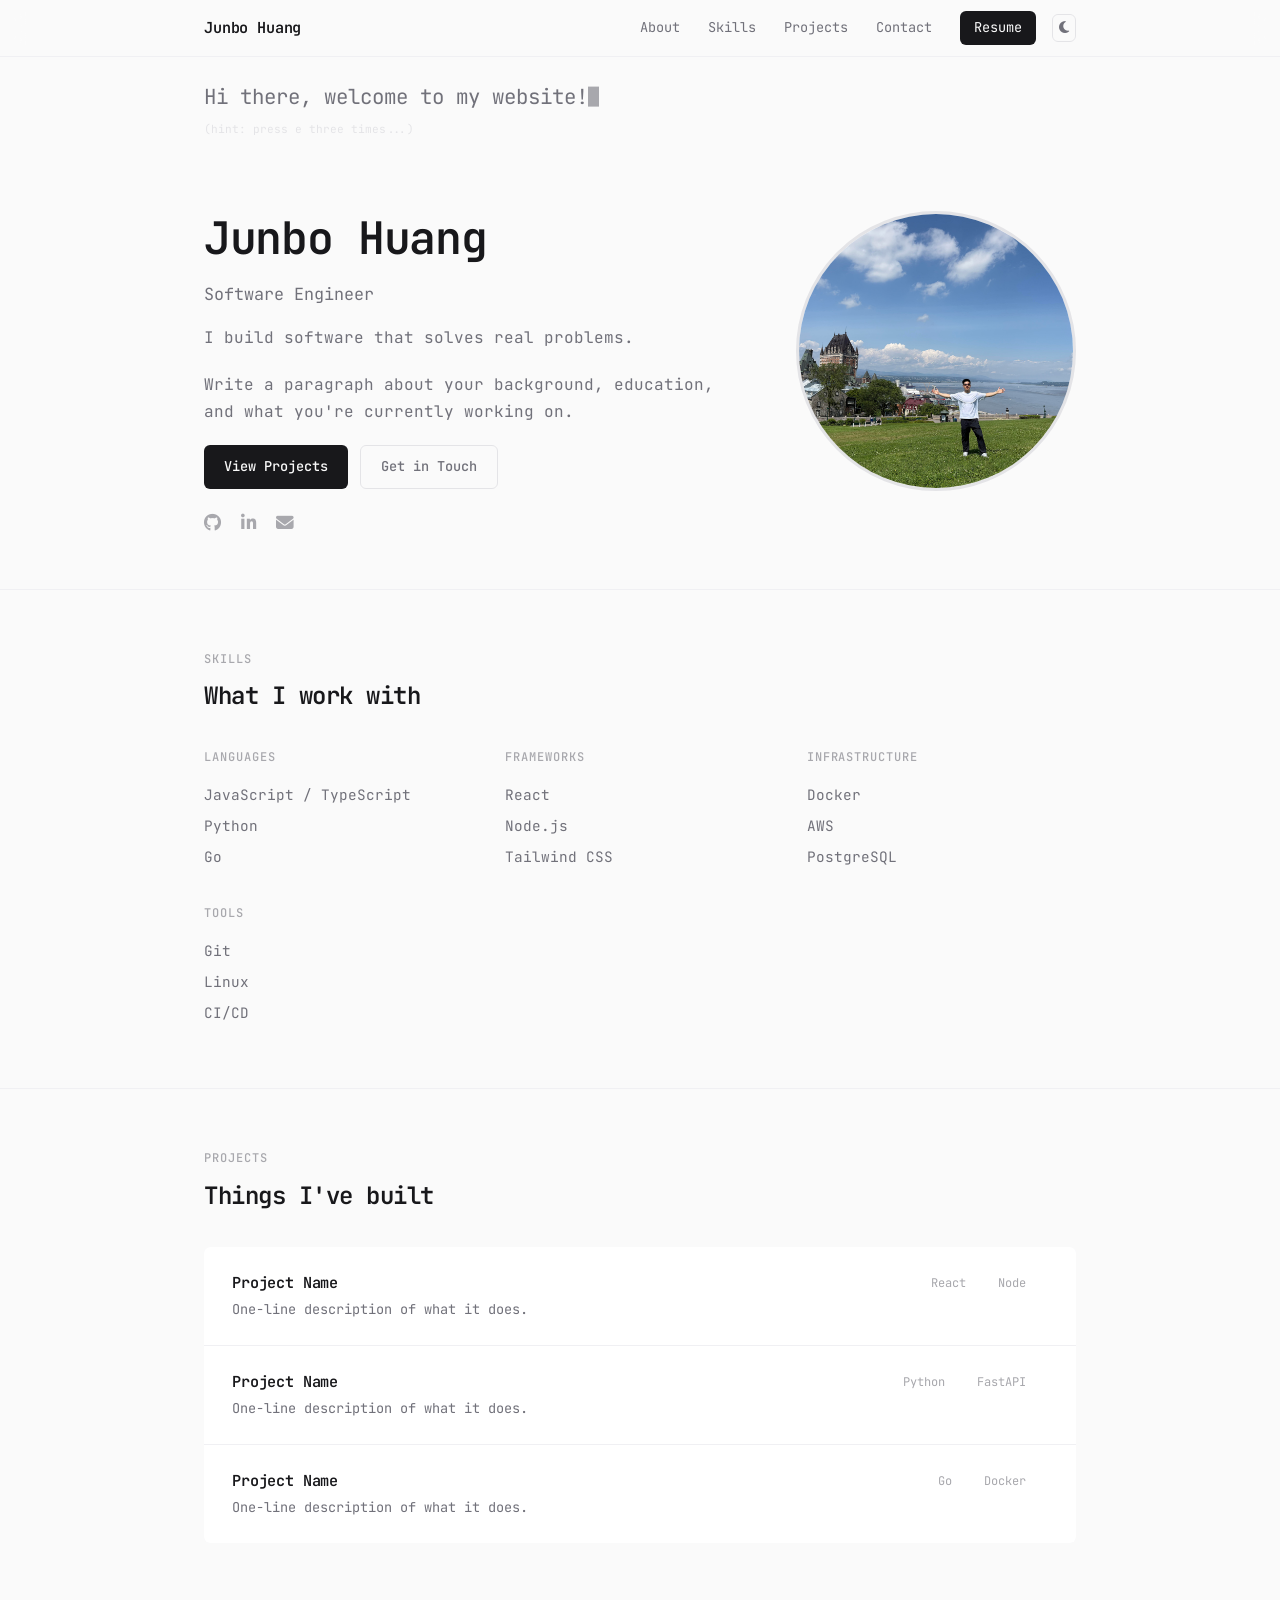
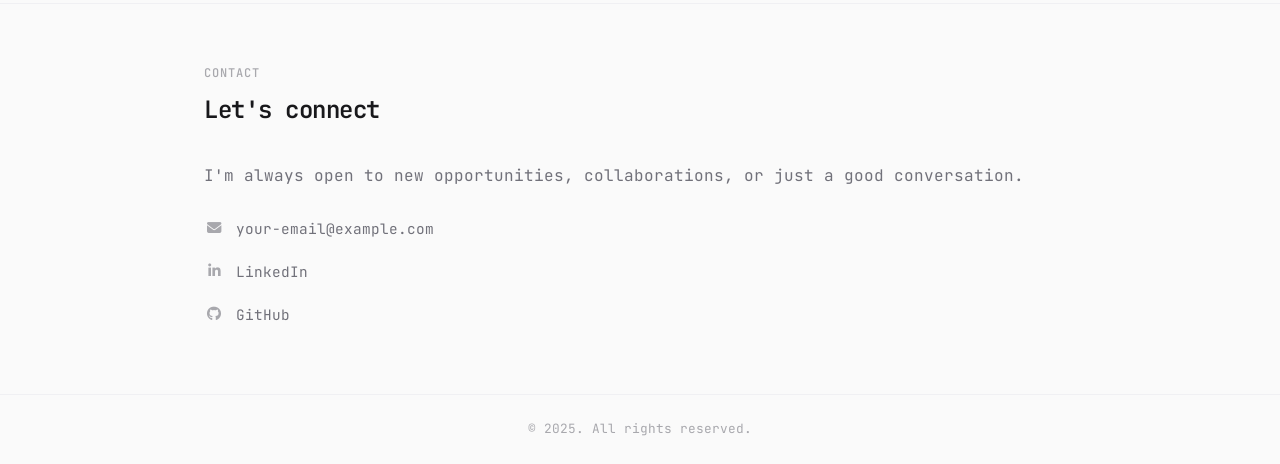
<file: index.html>
<!DOCTYPE html>
<html lang="en">
<head>
    <meta charset="UTF-8" />
    <meta name="viewport" content="width=device-width, initial-scale=1.0" />
    <title>Junbo Huang</title>
    <meta name="description" content="Junbo Huang — Personal Website" />
    <link rel="stylesheet" href="https://cdnjs.cloudflare.com/ajax/libs/font-awesome/6.5.0/css/all.min.css" />
    <link rel="stylesheet" href="css/style.css" />
</head>
<body>
<canvas class="bg-canvas"></canvas>

<nav class="navbar">
    <div class="nav-inner">
        <a href="#" class="nav-logo">Junbo Huang</a>
        <div class="nav-right">
            <div class="nav-links">
                <a href="#about" class="scramble" data-text="About">About</a>
                <a href="#skills" class="scramble" data-text="Skills">Skills</a>
                <a href="#projects" class="scramble" data-text="Projects">Projects</a>
                <a href="#contact" class="scramble" data-text="Contact">Contact</a>
                <a href="resume.html" class="nav-resume">Resume</a>
            </div>
            <button class="theme-toggle" aria-label="Toggle dark mode">
                <i class="fas fa-moon"></i>
            </button>
        </div>
        <div class="nav-toggle" aria-label="Toggle navigation">
            <span></span><span></span><span></span>
        </div>
    </div>
</nav>

<section class="typing-banner">
    <div class="container">
        <p class="typing-line">
            <span class="typing-clip">Hi there, welcome to my website!</span>
            <span class="typing-cursor"></span>
        </p>
        <p class="easter-hint">(hint: press e three times...)</p>
    </div>
</section>

<section class="hero" id="about">
    <div class="container">
   <div class="hero-inner">
            <div class="hero-layout">
                <div class="hero-content">
   <h1>Junbo Huang</h1>
                    <p class="hero-role">Software Engineer</p>
                    <p class="hero-description">
                        <!-- TODO: One or two lines about yourself -->
                        I build software that solves real problems.
                    </p>
                    <p class="hero-description">
                        <!-- TODO: Write your about section here -->
                        Write a paragraph about your background, education, and what you're currently working on.
                    </p>
                    <div class="hero-actions">
                        <a href="#projects" class="btn-primary">View Projects</a>
                        <a href="#contact" class="btn-secondary">Get in Touch</a>
                    </div>
                    <div class="hero-social">
                        <a href="https://github.com/stevenjbhuang" target="_blank" rel="noopener" title="GitHub">
                            <i class="fab fa-github"></i>
                        </a>
                        <a href="https://linkedin.com/in/stevenjbhuang" target="_blank" rel="noopener" title="LinkedIn">
                            <i class="fab fa-linkedin-in"></i>
                        </a>
                        <a href="mailto:your-email@example.com" title="Email">
                            <i class="fas fa-envelope"></i>
                        </a>
                    </div>
                </div>
                <div class="hero-image">
                    <div class="profile-image">
                        <img src="assets/profile.jpg" alt="Junbo Huang" />
                    </div>
                </div>
            </div>
        </div>
    </div>
</section>

<section class="section" id="skills">
    <div class="container">
        <div class="section-header fade-in">
            <p class="eyebrow">Skills</p>
            <h2>What I work with</h2>
        </div>
        <div class="skills-list fade-in">
            <!-- TODO: Customize your skills -->
            <div class="skill-category">
                <h3>Languages</h3>
                <ul>
                    <li>JavaScript / TypeScript</li>
                    <li>Python</li>
                    <li>Go</li>
                </ul>
            </div>
            <div class="skill-category">
                <h3>Frameworks</h3>
                <ul>
                    <li>React</li>
                    <li>Node.js</li>
                    <li>Tailwind CSS</li>
                </ul>
            </div>
            <div class="skill-category">
                <h3>Infrastructure</h3>
                <ul>
                    <li>Docker</li>
                    <li>AWS</li>
                    <li>PostgreSQL</li>
                </ul>
            </div>
            <div class="skill-category">
                <h3>Tools</h3>
                <ul>
                    <li>Git</li>
                    <li>Linux</li>
                    <li>CI/CD</li>
                </ul>
            </div>
        </div>
    </div>
</section>

<section class="section" id="projects">
    <div class="container">
        <div class="section-header fade-in">
            <p class="eyebrow">Projects</p>
            <h2>Things I've built</h2>
        </div>
        <div class="projects-list fade-in">
            <!-- TODO: Add your projects -->
            <a href="#" class="project-item" target="_blank">
                <div class="project-info">
                    <h3 class="scramble" data-text="Project Name">Project Name</h3>
                    <p>One-line description of what it does.</p>
                </div>
                <div class="project-meta">
                    <span class="project-tag">React</span>
                    <span class="project-tag">Node</span>
                    <i class="fas fa-arrow-up-right project-arrow"></i>
                </div>
            </a>
            <a href="#" class="project-item" target="_blank">
                <div class="project-info">
                    <h3 class="scramble" data-text="Project Name">Project Name</h3>
                    <p>One-line description of what it does.</p>
                </div>
                <div class="project-meta">
                    <span class="project-tag">Python</span>
                    <span class="project-tag">FastAPI</span>
                    <i class="fas fa-arrow-up-right project-arrow"></i>
                </div>
            </a>
            <a href="#" class="project-item" target="_blank">
                <div class="project-info">
                    <h3 class="scramble" data-text="Project Name">Project Name</h3>
                    <p>One-line description of what it does.</p>
                </div>
                <div class="project-meta">
                    <span class="project-tag">Go</span>
                    <span class="project-tag">Docker</span>
                    <i class="fas fa-arrow-up-right project-arrow"></i>
                </div>
            </a>
        </div>
    </div>
</section>

<section class="section" id="contact">
    <div class="container">
        <div class="section-header fade-in">
            <p class="eyebrow">Contact</p>
            <h2>Let's connect</h2>
        </div>
        <p class="contact-text fade-in">
            I'm always open to new opportunities, collaborations, or just a good conversation.
        </p>
        <div class="contact-links fade-in">
            <!-- TODO: Update with your info -->
            <a href="mailto:your-email@example.com" class="contact-link">
                <i class="fas fa-envelope"></i>
                <span>your-email@example.com</span>
            </a>
            <a href="https://linkedin.com/in/stevenjbhuang" target="_blank" class="contact-link">
                <i class="fab fa-linkedin-in"></i>
                <span>LinkedIn</span>
            </a>
            <a href="https://github.com/stevenjbhuang" target="_blank" class="contact-link">
                <i class="fab fa-github"></i>
                <span>GitHub</span>
            </a>
        </div>
    </div>
</section>

<footer>
    <div class="container">
        <p>&copy; 2025. All rights reserved.</p>
    </div>
</footer>

<script src="js/main.js"></script>
</body>
</html>
</file>
<file: css/style.css>
@import url('https://fonts.googleapis.com/css2?family=JetBrains+Mono:wght@300;400;500;600;700&display=swap');

:root {
    --bg: #fafafa;
    --surface: #ffffff;
    --text: #18181b;
    --text-secondary: #71717a;
    --text-tertiary: #a8a8ad;
    --border: #e4e4e7;
    --border-light: #f0f0f3;
    --accent: #18181b;
    --accent-hover: #27272a;
    --tag-bg: #f4f4f5;
    --radius: 6px;
    --transition: 0.2s ease;
}

[data-theme="dark"] {
    --bg: #09090b;
    --surface: #18181b;
    --text: #fafafa;
    --text-secondary: #a1a1aa;
    --text-tertiary: #52525b;
    --border: #27272a;
    --border-light: #18181b;
    --accent: #fafafa;
    --accent-hover: #e4e4e7;
    --tag-bg: #27272a;
}

[data-theme="dark"] .navbar {
    background: rgba(9, 9, 11, 0.8);
}

[data-theme="dark"] .nav-links.active {
    background: rgba(9, 9, 11, 0.95);
}

* {
    margin: 0;
    padding: 0;
    box-sizing: border-box;
}

html {
    scroll-behavior: smooth;
}

body {
    font-family: 'JetBrains Mono', 'Fira Code', 'SF Mono', Consolas, monospace;
    background: var(--bg);
    color: var(--text);
    line-height: 1.6;
    -webkit-font-smoothing: antialiased;
    overflow-x: hidden;
    transition: background 0.5s ease, color 0.3s ease;
}

.bg-canvas {
    position: fixed;
    top: 0;
    left: 0;
    width: 100%;
    height: 100%;
    pointer-events: none;
    z-index: -1;
}


.container {
    max-width: 920px;
    margin: 0 auto;
    padding: 0 24px;
}

/* ===================== NAVBAR ===================== */
.navbar {
    position: fixed;
    top: 0;
    left: 0;
    right: 0;
    z-index: 1000;
    background: rgba(250, 250, 250, 0.8);
    backdrop-filter: blur(12px);
    -webkit-backdrop-filter: blur(12px);
    border-bottom: 1px solid var(--border-light);
}

.nav-inner {
    max-width: 920px;
    margin: 0 auto;
    padding: 0 24px;
    height: 56px;
    display: flex;
    align-items: center;
    justify-content: space-between;
}

.theme-toggle {
    background: none;
    border: 1px solid var(--border);
    color: var(--text-secondary);
    cursor: pointer;
    padding: 6px;
    border-radius: var(--radius);
    font-size: 0.85rem;
    display: flex;
    align-items: center;
    justify-content: center;
    transition: all var(--transition);
    margin-left: 16px;
}

.theme-toggle:hover {
    border-color: var(--text-tertiary);
    color: var(--text);
}

.nav-right {
    display: flex;
    align-items: center;
}

.nav-logo {
    text-decoration: none;
    color: var(--text);
    font-weight: 600;
    font-size: 0.95rem;
    letter-spacing: -0.01em;
}

.nav-links {
    display: flex;
    align-items: center;
    gap: 28px;
}

.nav-links a {
    text-decoration: none;
    color: var(--text-secondary);
    font-size: 0.85rem;
    transition: color var(--transition);
}

.nav-links a:hover {
    color: var(--text);
}

.nav-resume {
    background: var(--accent);
    color: var(--bg) !important;
    padding: 6px 14px;
    border-radius: var(--radius);
    font-size: 0.8rem;
    transition: opacity var(--transition);
}

.nav-resume:hover {
    opacity: 0.8;
    color: var(--bg) !important;
}

.nav-toggle {
    display: none;
    flex-direction: column;
    gap: 5px;
    cursor: pointer;
}

.nav-toggle span {
    width: 20px;
    height: 1.5px;
    background: var(--text);
    transition: var(--transition);
}

/* ===================== TYPING BANNER ===================== */
.typing-banner {
    padding: 80px 0 0 0;
}

.hero {
    min-height: 50vh;
    display: flex;
    flex-direction: column;
    align-items: flex-start;
    justify-content: center;
    padding-top: 16px;
    padding-bottom: 20px;
}

.hero > .container {
    width: 100%;
}

.hero-inner {
    width: 100%;
}

.hero-layout {
    display: flex;
    align-items: flex-start;
    justify-content: space-between;
    gap: 32px;
    margin-top: 24px;
}

.hero-content {
    flex: 1;
    min-width: 0;
}

.hero-image {
    flex-shrink: 0;
}

.profile-image img {
    width: 280px;
    height: 280px;
    border-radius: 50%;
    object-fit: cover;
    border: 3px solid var(--border);
}

.hero h1 {
    font-size: clamp(2rem, 4vw, 2.8rem);
    font-weight: 600;
    line-height: 1.2;
    letter-spacing: -0.03em;
    margin-bottom: 16px;
}

.typing-line {
    font-size: 1.3rem;
    color: var(--text-secondary);
    margin-bottom: 0;
    display: inline-flex;
    align-items: flex-end;
    position: relative;
}

.typing-clip {
    overflow: hidden;
    white-space: nowrap;
    width: 0;
    animation: typing-stay 6s steps(33, end) forwards;
}

.typing-cursor {
    position: absolute;
    left: 0;
    top: 50%;
    transform: translateY(-50%);
    width: 0.55em;
    height: 1em;
    background: var(--text-tertiary);
    animation: cursor-move-stay 6s steps(33, end) forwards, blink-block 1s step-end infinite;
}

@keyframes typing-stay {
    0% { width: 0; opacity: 1; }
    45% { width: 100%; opacity: 1; }
    100% { width: 100%; opacity: 1; }
}

@keyframes cursor-move-stay {
    0% { left: 0; }
    45% { left: 100%; }
    100% { left: 100%; }
}

@keyframes blink-block {
    0%, 50% { opacity: 1; }
    51%, 100% { opacity: 0; }
}

.matrix-bg {
    position: fixed;
    top: 0;
    left: 0;
    width: 100%;
    height: 100%;
    pointer-events: none;
    z-index: 9999;
}

[data-matrix="true"] .bg-canvas {
    opacity: 0;
    transition: opacity 0.3s ease;
}

[data-matrix="true"] {
    --bg: #09090b;
    --surface: #0d0d10;
    --text: #fafafa;
    --text-secondary: #a1a1aa;
    --text-tertiary: #00ff41;
    --border: #00ff4133;
    --border-light: #00ff4122;
    --accent: #00ff41;
    --accent-hover: #00cc33;
    --tag-bg: #00ff411a;
}

.matrix-mode .navbar {
    background: rgba(9, 9, 11, 0.95);
    border-bottom: 1px solid var(--border);
}

.matrix-mode .nav-links.active {
    background: rgba(9, 9, 11, 0.98);
}

.matrix-mode .nav-links a {
    color: var(--text-secondary);
}

.matrix-mode .nav-links a:hover,
.matrix-mode .nav-links a.active {
    color: #00ff41;
}

.matrix-mode .project-tag {
    border: 1px solid var(--border);
}

.matrix-mode .typing-cursor {
    background: #00ff41;
}

.matrix-mode .theme-toggle i,
.matrix-mode .hero-social a,
.matrix-mode .contact-link i,
.matrix-mode .project-arrow {
    color: #52525b;
}

.matrix-mode .hero-social a:hover {
    color: #00ff41;
}

.matrix-mode .project-item:hover {
    border-color: #00ff41;
}

.matrix-mode .nav-resume {
    background: #00ff41;
    color: #09090b !important;
}

.matrix-mode .btn-primary {
    background: #00ff41;
}

.matrix-mode footer {
    color: #52525b;
}

.matrix-mode .contact-link:hover {
    color: #00ff41;
}

[data-theme="light"] .bg-canvas {
    opacity: 0;
}

.hero-role {
    font-size: 1.05rem;
    color: var(--text-secondary);
    margin-bottom: 16px;
}

.hero-description {
    color: var(--text-secondary);
    max-width: 520px;
    margin-bottom: 20px;
    font-size: 1rem;
    line-height: 1.7;
}

.hero-actions {
    display: flex;
    gap: 12px;
    flex-wrap: wrap;
}

.btn-primary {
    display: inline-flex;
    align-items: center;
    gap: 8px;
    padding: 10px 20px;
    background: var(--accent);
    color: var(--bg);
    text-decoration: none;
    font-size: 0.85rem;
    font-weight: 500;
    border-radius: var(--radius);
    transition: opacity var(--transition);
}

.btn-primary:hover {
    opacity: 0.85;
}

.btn-secondary {
    display: inline-flex;
    align-items: center;
    gap: 8px;
    padding: 10px 20px;
    background: transparent;
    color: var(--text-secondary);
    text-decoration: none;
    font-size: 0.85rem;
    font-weight: 500;
    border-radius: var(--radius);
    border: 1px solid var(--border);
    transition: all var(--transition);
}

.btn-secondary:hover {
    border-color: var(--text-tertiary);
    color: var(--text);
}

.hero-social {
    display: flex;
    gap: 20px;
    margin-top: 20px;
}

.hero-social a {
    color: var(--text-tertiary);
    font-size: 1.1rem;
    transition: color var(--transition);
}

.hero-social a:hover {
    color: var(--text);
}

/* ===================== SECTIONS ===================== */
.section {
    padding: 60px 0;
    border-top: 1px solid var(--border-light);
}

.section-header {
    margin-bottom: 32px;
}

.section-header .eyebrow {
    font-size: 0.75rem;
    font-weight: 500;
    text-transform: uppercase;
    letter-spacing: 0.08em;
    color: var(--text-tertiary);
    margin-bottom: 8px;
}

.section-header h2 {
    font-size: 1.5rem;
    font-weight: 600;
    letter-spacing: -0.02em;
}

/* ===================== ABOUT ===================== */
.about-text {
    color: var(--text-secondary);
    font-size: 1rem;
    line-height: 1.8;
}

.about-text p + p {
    margin-top: 16px;
}

/* ===================== SKILLS ===================== */
.skills-list {
    display: grid;
    grid-template-columns: repeat(auto-fit, minmax(200px, 1fr));
    gap: 32px;
}

.skill-category h3 {
    font-size: 0.75rem;
    font-weight: 500;
    text-transform: uppercase;
    letter-spacing: 0.08em;
    color: var(--text-tertiary);
    margin-bottom: 12px;
}

.skill-category ul {
    list-style: none;
}

.skill-category li {
    font-size: 0.9rem;
    color: var(--text-secondary);
    padding: 4px 0;
}

/* ===================== PROJECTS ===================== */
.projects-list {
    display: flex;
    flex-direction: column;
    gap: 1px;
    background: var(--border-light);
    border-radius: var(--radius);
    overflow: hidden;
}

.project-item {
    background: var(--surface);
    padding: 24px 28px;
    display: flex;
    justify-content: space-between;
    align-items: flex-start;
    gap: 16px;
    text-decoration: none;
    color: inherit;
    transition: background var(--transition);
}

.project-item:hover {
    background: var(--bg);
}

.project-info h3 {
    font-size: 0.95rem;
    font-weight: 600;
    margin-bottom: 4px;
    letter-spacing: -0.01em;
}

.project-info p {
    font-size: 0.85rem;
    color: var(--text-secondary);
}

.project-meta {
    display: flex;
    align-items: center;
    gap: 12px;
    flex-shrink: 0;
}

.project-tag {
    font-size: 0.75rem;
    color: var(--text-tertiary);
    background: var(--surface);
    padding: 3px 10px;
    border-radius: 100px;
}

.project-arrow {
    color: var(--text-tertiary);
    font-size: 0.85rem;
    transition: transform var(--transition), color var(--transition);
}

.project-item:hover .project-arrow {
    color: var(--text);
    transform: translate(2px, -2px);
}

/* ===================== CONTACT ===================== */
.contact-text {
    color: var(--text-secondary);
    margin-bottom: 20px;
    font-size: 1rem;
    line-height: 1.7;
}

.contact-links {
    display: flex;
    flex-direction: column;
    gap: 4px;
}

.contact-link {
    display: flex;
    align-items: center;
    gap: 12px;
    text-decoration: none;
    color: var(--text-secondary);
    font-size: 0.9rem;
    padding: 8px 0;
    transition: color var(--transition);
}

.contact-link:hover {
    color: var(--text);
}

.contact-link i {
    width: 20px;
    text-align: center;
    color: var(--text-tertiary);
}

/* ===================== FOOTER ===================== */
footer {
    padding: 24px 0;
    border-top: 1px solid var(--border-light);
    text-align: center;
    color: var(--text-tertiary);
    font-size: 0.8rem;
}

.easter-hint {
    margin-top: 8px;
    color: var(--border);
    font-size: 0.7rem;
    font-family: 'JetBrains Mono', monospace;
}

/* ===================== ANIMATIONS ===================== */
.fade-in {
    opacity: 0;
    transform: translateY(20px);
    transition: opacity 0.5s ease, transform 0.5s ease;
}

.fade-in.visible {
    opacity: 1;
    transform: translateY(0);
}

/* ===================== RESPONSIVE ===================== */
@media (max-width: 640px) {
    .nav-links {
        display: none;
        position: absolute;
        top: 56px;
        left: 0;
        right: 0;
        background: rgba(250, 250, 250, 0.95);
        backdrop-filter: blur(12px);
        flex-direction: column;
        padding: 20px 24px;
        gap: 16px;
        border-bottom: 1px solid var(--border-light);
    }

    .nav-links.active {
        display: flex;
    }

    .nav-toggle {
        display: flex;
    }

    .section {
        padding: 40px 0;
    }

    .hero-actions {
        flex-direction: column;
    }

    .btn-primary,
    .btn-secondary {
        justify-content: center;
        width: 100%;
    }

    .project-item {
        flex-direction: column;
        gap: 12px;
    }

    .project-meta {
        flex-wrap: wrap;
    }

    .hero-layout {
        flex-direction: column;
        align-items: center;
        gap: 32px;
    }

    .hero-content {
        text-align: center;
    }

    .hero-actions {
        justify-content: center;
    }

    .hero-social {
        justify-content: center;
    }

    .profile-image img {
        width: 150px;
        height: 150px;
    }

    .typing-banner {
        padding: 56px 0 0 0;
    }
}
</file>
